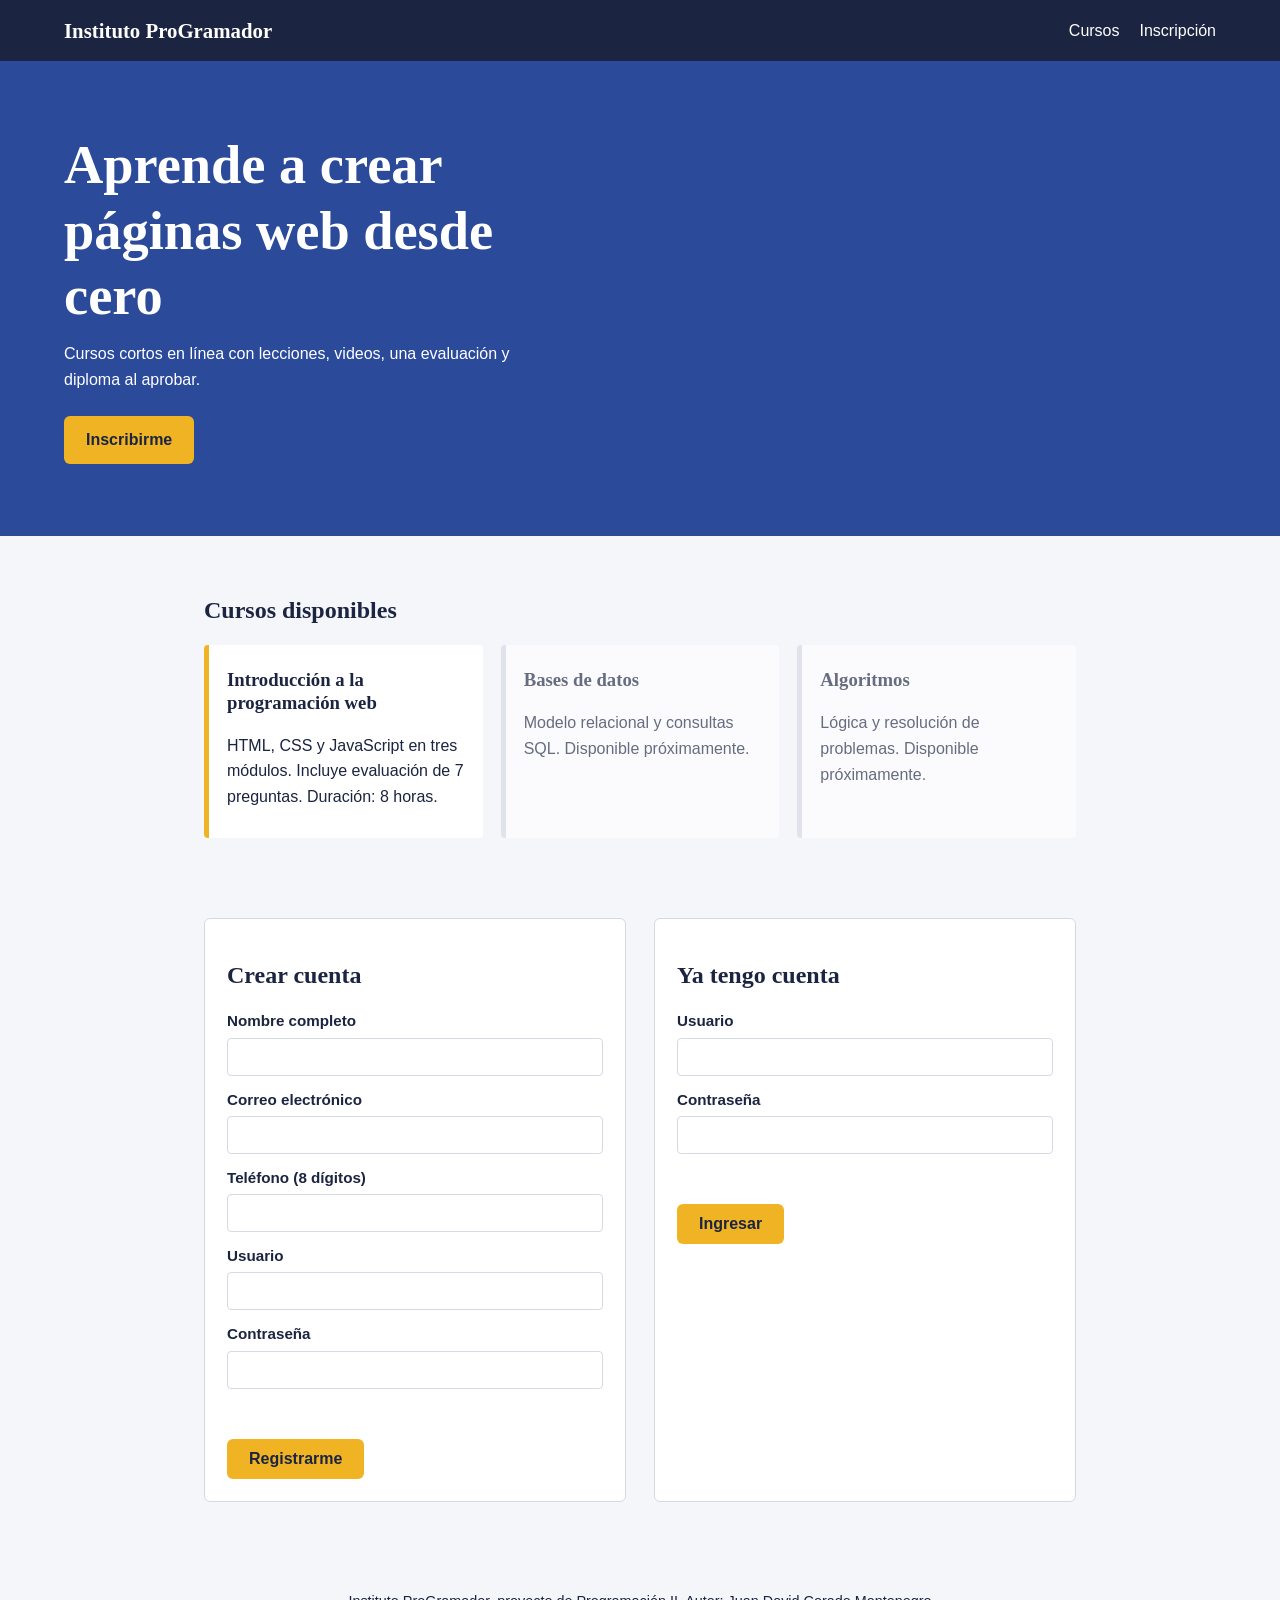
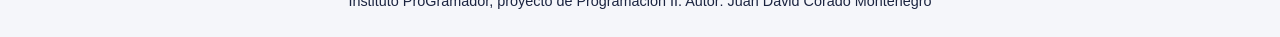
<file: index.html>
<!DOCTYPE html>
<html lang="es">
<head>
<meta charset="UTF-8">
<meta name="viewport" content="width=device-width, initial-scale=1">
<title>Instituto ProGramador | Cursos en línea</title>
<link rel="stylesheet" href="css/estilos.css">
</head>
<body data-pagina="inicio">
<header class="barra">
<a class="logo" href="index.html">Instituto ProGramador</a>
<nav><a href="#cursos">Cursos</a><a href="#registro">Inscripción</a></nav>
</header>
<main>
<section class="portada">
<h1>Aprende a crear páginas web desde cero</h1>
<p>Cursos cortos en línea con lecciones, videos, una evaluación y diploma al aprobar.</p>
<a class="boton" href="#registro">Inscribirme</a>
</section>
<section id="cursos" class="contenedor">
<h2>Cursos disponibles</h2>
<div class="tarjetas">
<article class="tarjeta"><h3>Introducción a la programación web</h3><p>HTML, CSS y JavaScript en tres módulos. Incluye evaluación de 7 preguntas. Duración: 8 horas.</p></article>
<article class="tarjeta apagada"><h3>Bases de datos</h3><p>Modelo relacional y consultas SQL. Disponible próximamente.</p></article>
<article class="tarjeta apagada"><h3>Algoritmos</h3><p>Lógica y resolución de problemas. Disponible próximamente.</p></article>
</div>
</section>
<section id="registro" class="contenedor dos-col">
<form id="formRegistro" class="panel" novalidate>
<h2>Crear cuenta</h2>
<label>Nombre completo<input type="text" name="nombre"></label>
<label>Correo electrónico<input type="email" name="correo"></label>
<label>Teléfono (8 dígitos)<input type="text" name="telefono" inputmode="numeric"></label>
<label>Usuario<input type="text" name="usuario"></label>
<label>Contraseña<input type="password" name="clave"></label>
<p class="aviso" id="avisoRegistro"></p>
<button type="submit">Registrarme</button>
</form>
<form id="formIngreso" class="panel">
<h2>Ya tengo cuenta</h2>
<label>Usuario<input type="text" name="usuario" required></label>
<label>Contraseña<input type="password" name="clave" required></label>
<p class="aviso" id="avisoIngreso"></p>
<button type="submit">Ingresar</button>
</form>
</section>
<section id="resumen" class="contenedor" hidden>
<div class="panel">
<h2>Registro completado</h2>
<div id="resumenDatos"></div>
<a class="boton" href="curso.html">Entrar al curso</a>
</div>
</section>
</main>
<footer class="pie">Instituto ProGramador, proyecto de Programación II. Autor: Juan David Corado Montenegro</footer>
<script src="js/main.js"></script>
</body>
</html>
</file>
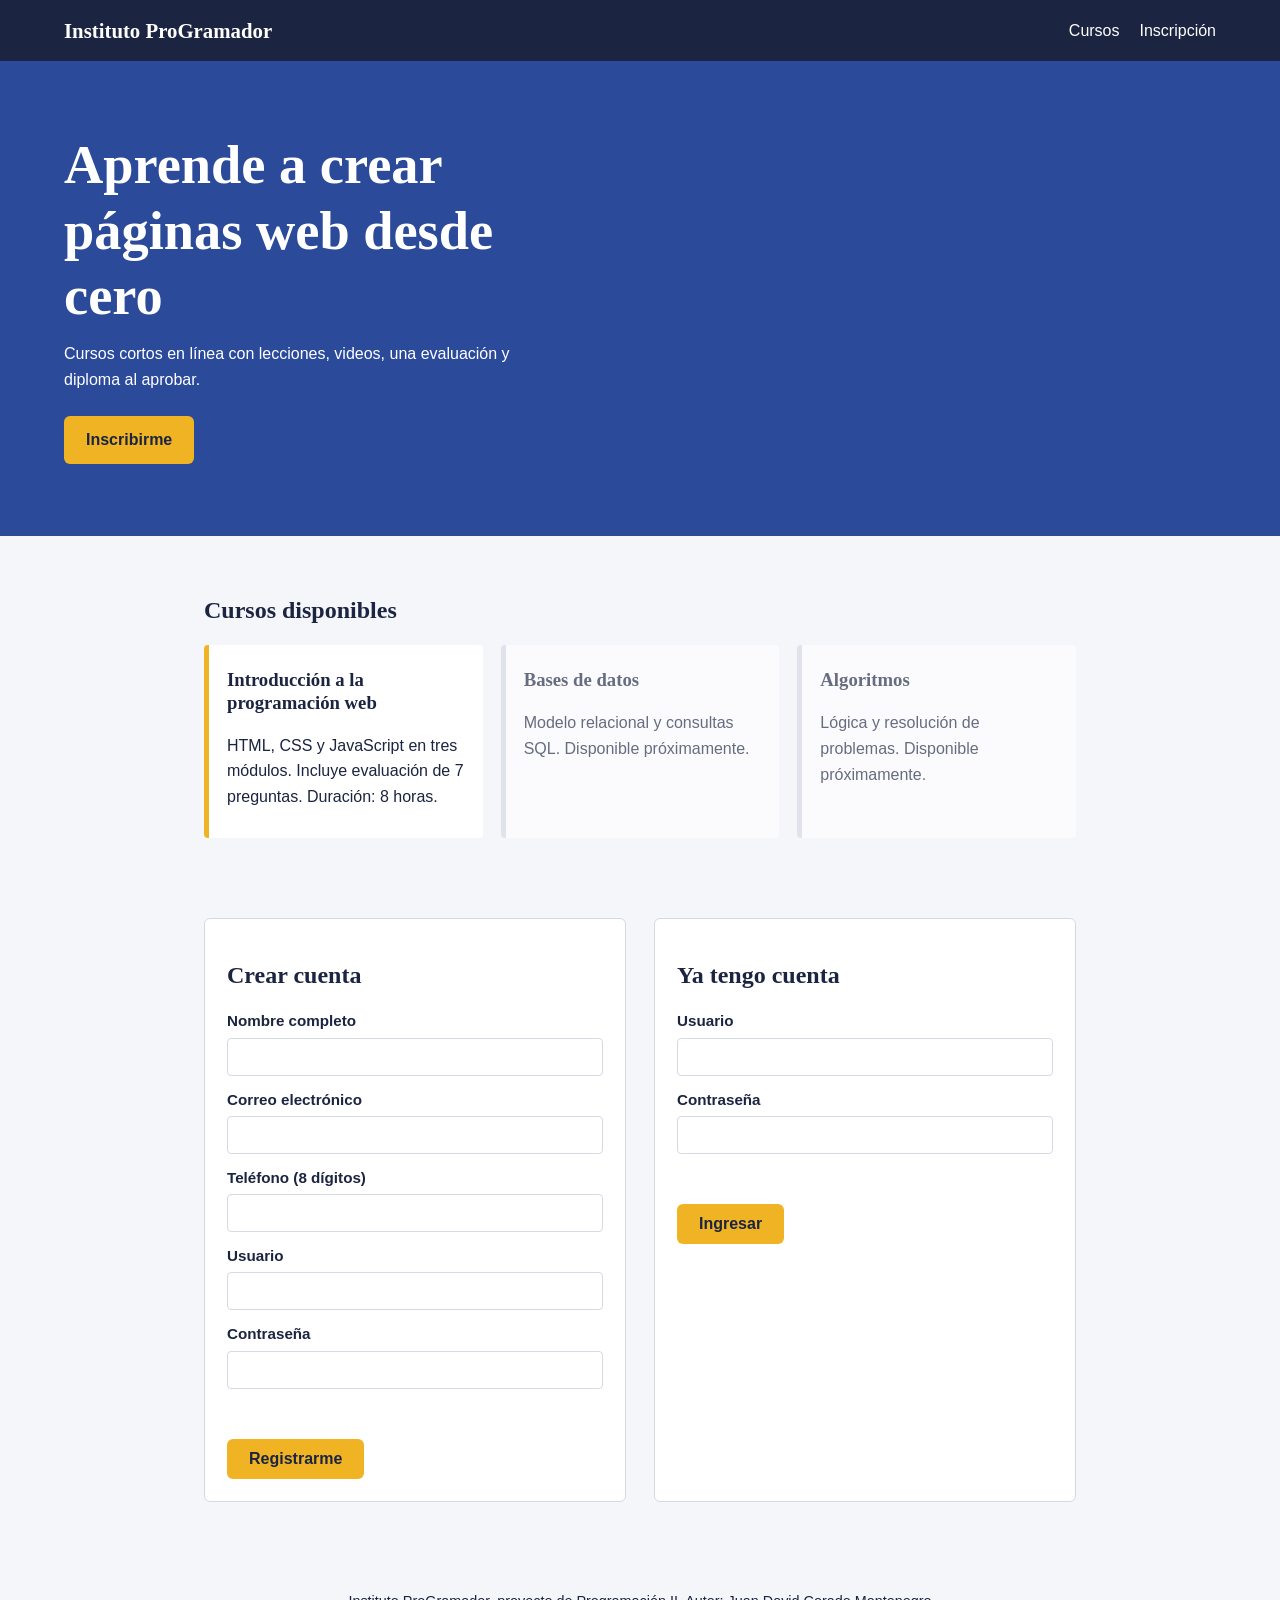
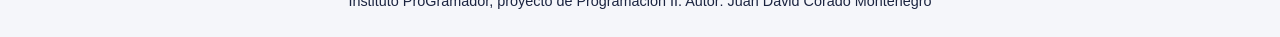
<file: curso.html>
<!DOCTYPE html>
<html lang="es">
<head>
<meta charset="UTF-8">
<meta name="viewport" content="width=device-width, initial-scale=1">
<title>Curso | Instituto ProGramador</title>
<link rel="stylesheet" href="css/estilos.css">
</head>
<body data-pagina="curso">
<header class="barra">
<a class="logo" href="index.html">Instituto ProGramador</a>
<nav><span id="saludo"></span><button id="salir" type="button">Salir</button></nav>
</header>
<main class="contenedor">
<section class="panel">
<h2>Mis datos</h2>
<div id="misDatos"></div>
</section>
<section id="panelAdmin" class="panel" hidden>
<h2>Panel del administrador</h2>
<div class="tabla"><table>
<thead><tr><th>Estudiante</th><th>Correo</th><th>Intentos</th><th>Mejor nota</th></tr></thead>
<tbody id="tablaAdmin"></tbody>
</table></div>
</section>
<h1>Introducción a la programación web</h1>
<section class="panel">
<h2>Módulo 1. Cómo funciona la web</h2>
<p>Cuando escribes una dirección en el navegador, tu computadora le pide una página a un servidor y este responde con archivos. Cada página se construye con tres lenguajes que se reparten el trabajo.</p>
<img src="img/estructura.svg" alt="HTML da la estructura, CSS el diseño y JavaScript el comportamiento">
<p>Para profundizar, revisa la <a href="https://developer.mozilla.org/es/docs/Learn" target="_blank" rel="noopener">guía de aprendizaje de MDN</a>.</p>
</section>
<section class="panel">
<h2>Módulo 2. HTML y CSS</h2>
<p>HTML organiza el contenido con etiquetas como títulos, párrafos, listas y enlaces. El atributo <code>href</code> de la etiqueta <code>a</code> indica a dónde lleva cada enlace. CSS se encarga del aspecto: colores, tamaños y posición, por ejemplo con la propiedad <code>color</code>.</p>
<p>Referencias: <a href="https://developer.mozilla.org/es/docs/Web/HTML" target="_blank" rel="noopener">HTML en MDN</a> y <a href="https://developer.mozilla.org/es/docs/Web/CSS" target="_blank" rel="noopener">CSS en MDN</a>.</p>
</section>
<section class="panel">
<h2>Módulo 3. JavaScript y hosting</h2>
<p>JavaScript se ejecuta en el navegador y permite validar formularios, guardar datos y reaccionar a lo que hace la persona. Para publicar un sitio estático puedes usar servicios gratuitos como GitHub Pages.</p>
<iframe src="https://www.youtube.com/embed/UB1O30fR-EE" title="Video del curso" allowfullscreen></iframe>
<p>Más información: <a href="https://pages.github.com/" target="_blank" rel="noopener">GitHub Pages</a>.</p>
</section>
<section class="panel">
<h2>Evaluación</h2>
<p>Son 7 preguntas. Necesitas 70 puntos para aprobar y obtener tu diploma.</p>
<form id="formExamen">
<div id="listaPreguntas"></div>
<button type="submit">Enviar evaluación</button>
</form>
</section>
<section id="resultado" class="panel" hidden>
<h2>Resultado</h2>
<p id="textoNota"></p>
<p id="estadoNota"></p>
<div id="diploma" class="diploma" hidden>
<p>El Instituto ProGramador certifica que</p>
<h2 id="dipNombre"></h2>
<p>aprobó el curso Introducción a la programación web con una nota de <strong id="dipNota"></strong>.</p>
<p id="dipFecha"></p>
</div>
<button type="button" id="imprimir" hidden>Imprimir diploma</button>
</section>
</main>
<footer class="pie">Instituto ProGramador, proyecto de Programación II. Autor: Juan David Corado Montenegro</footer>
<script src="js/main.js"></script>
</body>
</html>
</file>
<file: css/estilos.css>
:root{--tinta:#1b2440;--azul:#2b4a9a;--oro:#f0b323;--fondo:#f5f6fa;--borde:#d5d9e6}
*{box-sizing:border-box}
[hidden]{display:none!important}
body{margin:0;font-family:"Segoe UI",Arial,sans-serif;background:var(--fondo);color:var(--tinta);line-height:1.6}
h1,h2,h3{font-family:Palatino,"Palatino Linotype",Georgia,serif;line-height:1.2}
a{color:var(--azul)}
:focus-visible{outline:3px solid var(--oro);outline-offset:2px}
.barra{display:flex;justify-content:space-between;align-items:center;padding:14px 5%;background:var(--tinta);color:#fff}
.barra a{color:#fff;text-decoration:none;margin-left:20px}
.barra .logo{margin:0;font-family:Palatino,Georgia,serif;font-size:1.3rem;font-weight:700}
.barra nav span{margin-right:14px}
.portada{background:var(--azul);color:#fff;padding:72px 5%}
.portada h1{font-size:clamp(2rem,5vw,3.4rem);max-width:16ch;margin:0 0 12px}
.portada p{max-width:52ch;margin:0 0 24px}
.boton,button{display:inline-block;background:var(--oro);color:var(--tinta);border:0;padding:11px 22px;border-radius:6px;font-weight:700;font-size:1rem;cursor:pointer;text-decoration:none}
.boton:hover,button:hover{background:#dba01c}
.contenedor{max-width:1000px;margin:0 auto;padding:40px 5%}
.tarjetas{display:grid;grid-template-columns:repeat(auto-fit,minmax(240px,1fr));gap:18px}
.tarjeta{background:#fff;border-left:5px solid var(--oro);padding:6px 18px 12px;border-radius:4px}
.tarjeta.apagada{border-left-color:var(--borde);opacity:.65}
.dos-col{display:grid;grid-template-columns:1fr 1fr;gap:28px}
.panel{background:#fff;padding:22px;margin-bottom:24px;border:1px solid var(--borde);border-radius:6px}
label{display:block;margin-bottom:12px;font-weight:600;font-size:.95rem}
input[type=text],input[type=email],input[type=password],select{width:100%;padding:9px;margin-top:4px;border:1px solid var(--borde);border-radius:4px;font-size:1rem}
.aviso{min-height:1.4em;color:#b3261e;font-size:.92rem}
dl{display:grid;grid-template-columns:130px 1fr;gap:6px 12px}
dt{font-weight:700}
dd{margin:0}
img,iframe{max-width:100%;border-radius:4px}
iframe{width:100%;aspect-ratio:16/9;border:0}
code{background:#e9ecf6;padding:1px 5px;border-radius:3px}
.pregunta{border:1px solid var(--borde);border-radius:4px;margin:0 0 16px;padding:12px 16px}
.pregunta legend{font-weight:700;padding:0 6px}
.opcion{font-weight:400;margin:4px 0}
.tabla{overflow-x:auto}
table{width:100%;border-collapse:collapse}
th,td{text-align:left;padding:8px;border-bottom:1px solid var(--borde)}
.diploma{margin:20px 0;padding:30px;text-align:center;border:8px double var(--azul);background:#fffdf5}
.diploma h2{font-size:2rem;margin:8px 0}
.pie{padding:24px 5%;text-align:center;font-size:.9rem}
@media(max-width:720px){.dos-col{grid-template-columns:1fr}dl{grid-template-columns:1fr}}
@media print{body *{visibility:hidden}#diploma,#diploma *{visibility:visible}#diploma{position:absolute;left:0;top:0;width:100%}}
</file>
